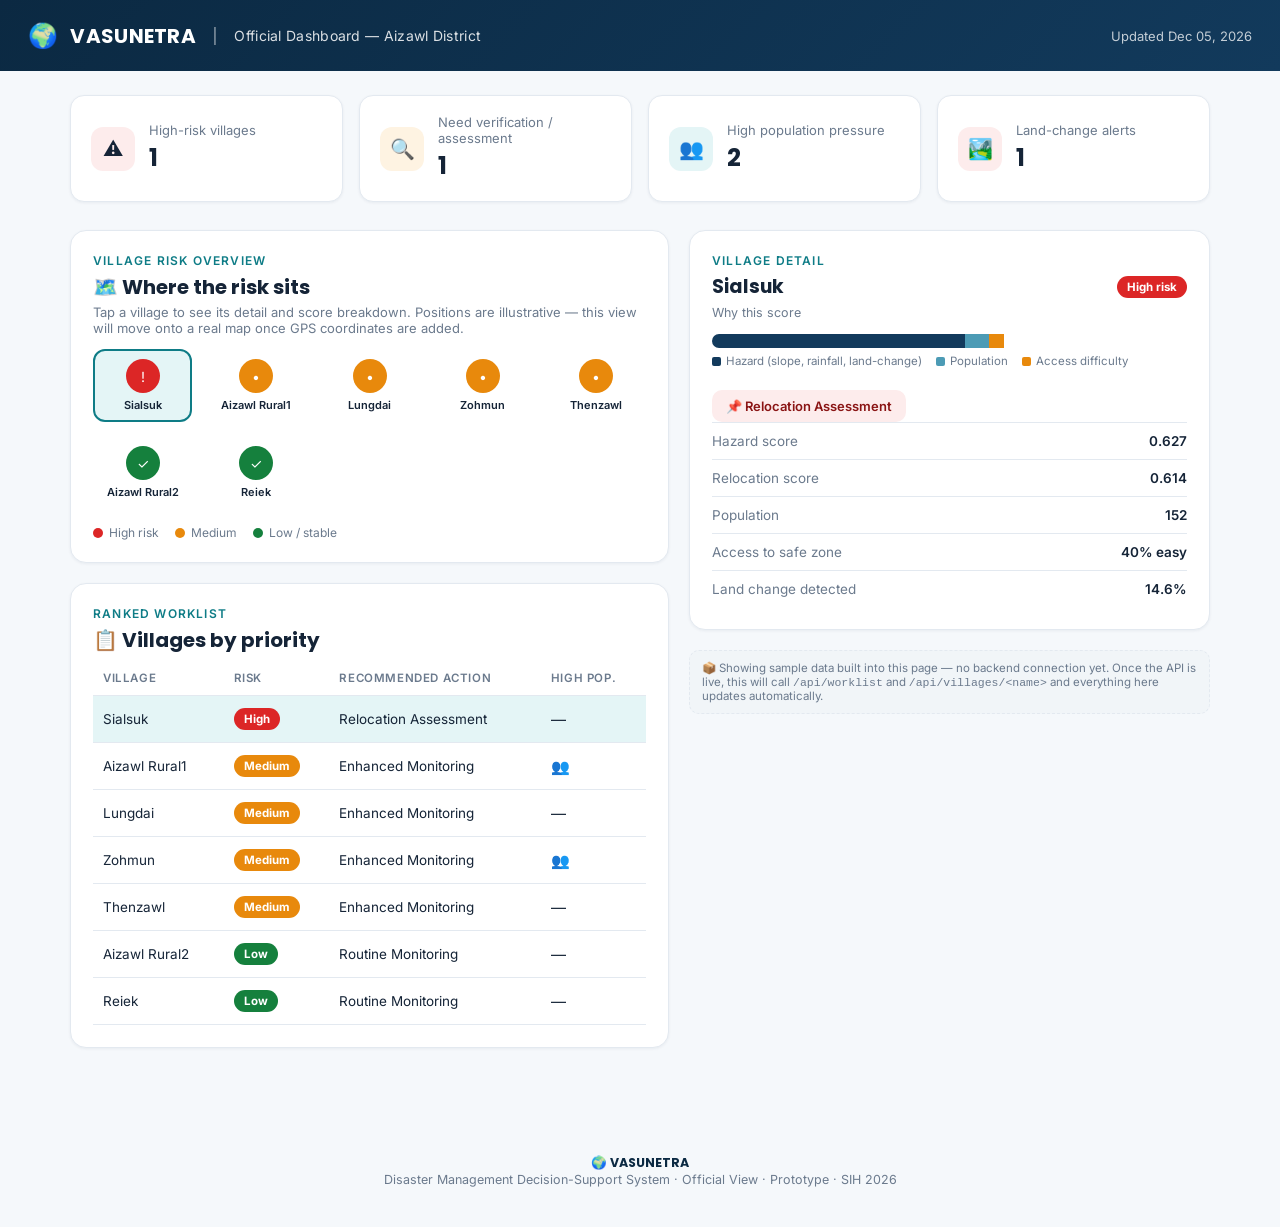
<file: index.html>
<!DOCTYPE html>
<html lang="en">
<head>
<meta charset="UTF-8">
<meta name="viewport" content="width=device-width, initial-scale=1.0">
<title>Vasunetra | Official Dashboard</title>
<link rel="preconnect" href="https://fonts.googleapis.com">
<link href="https://fonts.googleapis.com/css2?family=Poppins:wght@500;600;700;800&family=Inter:wght@400;500;600;700&display=swap" rel="stylesheet">
<link rel="stylesheet" href="style.css">
</head>
<body>

<header class="topbar">
  <div class="brand">
    <span class="globe">🌍</span>
    <span>VASUNETRA</span>
    <span class="divider">|</span>
    <span class="subtitle">Official Dashboard — Aizawl District</span>
  </div>
  <div class="updated" id="updatedText">Updated just now</div>
</header>

<main>

  <div class="stats-grid" id="statsGrid"></div>

  <div class="layout">
    <div>
      <div class="panel">
        <div class="kicker">Village Risk Overview</div>
        <h2 class="section-title" style="margin-bottom:2px;">🗺️ Where the risk sits</h2>
        <p style="color:var(--muted);font-size:13px;margin-top:0;">Tap a village to see its detail and score breakdown. Positions are illustrative — this view will move onto a real map once GPS coordinates are added.</p>
        <div class="village-grid" id="villageGrid"></div>
        <div class="legend">
          <span><i style="background:var(--red)"></i> High risk</span>
          <span><i style="background:var(--amber)"></i> Medium</span>
          <span><i style="background:var(--green)"></i> Low / stable</span>
        </div>
      </div>

      <div class="panel">
        <div class="kicker">Ranked Worklist</div>
        <h2 class="section-title">📋 Villages by priority</h2>
        <table>
          <thead>
            <tr>
              <th>Village</th>
              <th>Risk</th>
              <th>Recommended action</th>
              <th>High pop.</th>
            </tr>
          </thead>
          <tbody id="worklistBody"></tbody>
        </table>
      </div>
    </div>

    <div>
      <div class="panel" id="detailPanel"></div>
      <div class="mock-note">
        📦 Showing sample data built into this page — no backend connection yet. Once the API is live, this will call <code>/api/worklist</code> and <code>/api/villages/&lt;name&gt;</code> and everything here updates automatically.
      </div>
    </div>
  </div>

</main>

<footer>
  <div class="fbrand">🌍 VASUNETRA</div>
  Disaster Management Decision-Support System · Official View · Prototype · SIH 2026
</footer>

<script src="app.js"></script>
</body>
</html>
</file>
<file: style.css>
:root{
  --navy:#0B2942;
  --navy-soft:#123A5C;
  --bg:#F5F8FB;
  --card:#FFFFFF;
  --border:#E3E9F0;
  --text:#152437;
  --muted:#6B7A8D;
  --red:#DC2626;
  --red-soft:#FDECEC;
  --amber:#E8890C;
  --amber-soft:#FEF3E2;
  --green:#15803D;
  --green-soft:#E8F6ED;
  --teal:#0E7C86;
  --teal-soft:#E4F5F6;
}
*{box-sizing:border-box;}
body{
  margin:0;
  background:var(--bg);
  font-family:'Inter',sans-serif;
  color:var(--text);
}
h1,h2,h3,.brand{font-family:'Poppins',sans-serif;}

header.topbar{
  background:linear-gradient(135deg,var(--navy) 0%, var(--navy-soft) 100%);
  color:#fff;
  padding:18px 28px;
  display:flex;
  align-items:center;
  justify-content:space-between;
  flex-wrap:wrap;
  gap:10px;
}
.brand{
  display:flex;
  align-items:center;
  gap:12px;
  font-size:20px;
  font-weight:700;
  letter-spacing:0.3px;
}
.brand .globe{font-size:24px;}
.brand .divider{opacity:0.4;font-weight:400;margin:0 4px;}
.brand .subtitle{
  font-family:'Inter',sans-serif;
  font-weight:400;
  font-size:14px;
  opacity:0.85;
}
.updated{font-size:13px;opacity:0.75;}

main{max-width:1180px;margin:0 auto;padding:24px 20px 60px;}

.stats-grid{
  display:grid;
  grid-template-columns:repeat(auto-fit,minmax(220px,1fr));
  gap:16px;
  margin-bottom:28px;
}
.stat-card{
  background:var(--card);
  border:1px solid var(--border);
  border-radius:14px;
  padding:18px 20px;
  display:flex;
  align-items:center;
  gap:14px;
  box-shadow:0 1px 3px rgba(11,41,66,0.06);
}
.stat-icon{
  width:44px;height:44px;
  border-radius:12px;
  display:flex;align-items:center;justify-content:center;
  font-size:20px;
  flex-shrink:0;
}
.stat-icon.red{background:var(--red-soft);}
.stat-icon.amber{background:var(--amber-soft);}
.stat-icon.teal{background:var(--teal-soft);}
.stat-label{font-size:13px;color:var(--muted);margin-bottom:2px;}
.stat-value{font-size:24px;font-weight:700;font-family:'Poppins',sans-serif;}

.kicker{
  font-size:12px;
  font-weight:600;
  letter-spacing:1.2px;
  text-transform:uppercase;
  color:var(--teal);
  margin-bottom:4px;
}
.section-title{
  font-size:20px;
  font-weight:700;
  margin:0 0 16px;
}

.layout{
  display:grid;
  grid-template-columns:1.15fr 1fr;
  gap:20px;
  align-items:start;
}
@media(max-width:860px){ .layout{grid-template-columns:1fr;} }

.panel{
  background:var(--card);
  border:1px solid var(--border);
  border-radius:16px;
  padding:22px;
  margin-bottom:20px;
  box-shadow:0 1px 3px rgba(11,41,66,0.06);
}

.village-grid{
  display:grid;
  grid-template-columns:repeat(auto-fill,minmax(84px,1fr));
  gap:14px;
  margin-top:6px;
}
.village-node{
  display:flex;flex-direction:column;align-items:center;gap:6px;
  cursor:pointer;
  border:2px solid transparent;
  border-radius:12px;
  padding:8px 4px;
  transition:border-color .15s ease, background .15s ease;
}
.village-node:hover{background:#F7FAFC;}
.village-node.active{border-color:var(--teal);background:var(--teal-soft);}
.dot{
  width:34px;height:34px;border-radius:50%;
  display:flex;align-items:center;justify-content:center;
  color:#fff;font-size:14px;
}
.dot.High{background:var(--red);}
.dot.Medium{background:var(--amber);}
.dot.Low{background:var(--green);}
.village-node .vname{font-size:11px;text-align:center;color:var(--text);font-weight:600;line-height:1.2;}
.legend{display:flex;gap:16px;margin-top:16px;font-size:12px;color:var(--muted);flex-wrap:wrap;}
.legend span{display:inline-flex;align-items:center;gap:6px;}
.legend i{width:10px;height:10px;border-radius:50%;display:inline-block;}

table{width:100%;border-collapse:collapse;font-size:13.5px;}
th{
  text-align:left;color:var(--muted);font-weight:600;
  font-size:11.5px;text-transform:uppercase;letter-spacing:.6px;
  padding:0 10px 10px;border-bottom:1px solid var(--border);
}
td{padding:12px 10px;border-bottom:1px solid var(--border);}
tr.row{cursor:pointer;transition:background .15s ease;}
tr.row:hover{background:#F7FAFC;}
tr.row.active{background:var(--teal-soft);}
.badge{
  display:inline-block;padding:4px 10px;border-radius:20px;
  font-size:11.5px;font-weight:700;color:#fff;
}
.badge.High{background:var(--red);}
.badge.Medium{background:var(--amber);}
.badge.Low{background:var(--green);}
.pop-flag{font-size:15px;}

.detail-header{display:flex;align-items:center;justify-content:space-between;margin-bottom:4px;}
.detail-village{font-size:19px;font-weight:700;font-family:'Poppins',sans-serif;}
.why-bar{display:flex;height:14px;border-radius:8px;overflow:hidden;margin:14px 0 6px;}
.why-seg.hazard{background:var(--navy-soft);}
.why-seg.pop{background:#4C9BB5;}
.why-seg.access{background:var(--amber);}
.why-legend{display:flex;gap:14px;font-size:11.5px;color:var(--muted);flex-wrap:wrap;margin-bottom:16px;}
.why-legend span{display:inline-flex;align-items:center;gap:5px;}
.why-legend i{width:9px;height:9px;border-radius:2px;display:inline-block;}

.detail-row{
  display:flex;justify-content:space-between;
  padding:10px 0;border-top:1px solid var(--border);
  font-size:13.5px;
}
.detail-row .k{color:var(--muted);}
.detail-row .v{font-weight:600;}

.action-chip{
  display:inline-flex;align-items:center;gap:6px;
  background:var(--amber-soft);color:#8A4B0A;
  padding:8px 14px;border-radius:10px;font-weight:600;font-size:13px;
  margin-top:6px;
}
.action-chip.High{background:var(--red-soft);color:#8A1414;}
.action-chip.Medium{background:var(--amber-soft);color:#8A4B0A;}
.action-chip.Low{background:var(--green-soft);color:#155B33;}

.mock-note{
  font-size:11.5px;color:var(--muted);
  background:#F1F5F8;border:1px dashed var(--border);
  border-radius:10px;padding:10px 12px;margin-top:18px;
}

footer{
  text-align:center;padding:26px 20px 40px;color:var(--muted);font-size:12.5px;
}
footer .fbrand{font-weight:700;color:var(--navy);font-family:'Poppins',sans-serif;}
</file>
<file: official dashboard/style.css>
:root{
  --navy:#0B2942;
  --navy-soft:#123A5C;
  --bg:#F5F8FB;
  --card:#FFFFFF;
  --border:#E3E9F0;
  --text:#152437;
  --muted:#6B7A8D;
  --red:#DC2626;
  --red-soft:#FDECEC;
  --amber:#E8890C;
  --amber-soft:#FEF3E2;
  --green:#15803D;
  --green-soft:#E8F6ED;
  --teal:#0E7C86;
  --teal-soft:#E4F5F6;
}
*{box-sizing:border-box;}
body{
  margin:0;
  background:var(--bg);
  font-family:'Inter',sans-serif;
  color:var(--text);
}
h1,h2,h3,.brand{font-family:'Poppins',sans-serif;}

header.topbar{
  background:linear-gradient(135deg,var(--navy) 0%, var(--navy-soft) 100%);
  color:#fff;
  padding:18px 28px;
  display:flex;
  align-items:center;
  justify-content:space-between;
  flex-wrap:wrap;
  gap:10px;
}
.brand{
  display:flex;
  align-items:center;
  gap:12px;
  font-size:20px;
  font-weight:700;
  letter-spacing:0.3px;
}
.brand .globe{font-size:24px;}
.brand .divider{opacity:0.4;font-weight:400;margin:0 4px;}
.brand .subtitle{
  font-family:'Inter',sans-serif;
  font-weight:400;
  font-size:14px;
  opacity:0.85;
}
.updated{font-size:13px;opacity:0.75;}

main{max-width:1180px;margin:0 auto;padding:24px 20px 60px;}

.stats-grid{
  display:grid;
  grid-template-columns:repeat(auto-fit,minmax(220px,1fr));
  gap:16px;
  margin-bottom:28px;
}
.stat-card{
  background:var(--card);
  border:1px solid var(--border);
  border-radius:14px;
  padding:18px 20px;
  display:flex;
  align-items:center;
  gap:14px;
  box-shadow:0 1px 3px rgba(11,41,66,0.06);
}
.stat-icon{
  width:44px;height:44px;
  border-radius:12px;
  display:flex;align-items:center;justify-content:center;
  font-size:20px;
  flex-shrink:0;
}
.stat-icon.red{background:var(--red-soft);}
.stat-icon.amber{background:var(--amber-soft);}
.stat-icon.teal{background:var(--teal-soft);}
.stat-label{font-size:13px;color:var(--muted);margin-bottom:2px;}
.stat-value{font-size:24px;font-weight:700;font-family:'Poppins',sans-serif;}

.kicker{
  font-size:12px;
  font-weight:600;
  letter-spacing:1.2px;
  text-transform:uppercase;
  color:var(--teal);
  margin-bottom:4px;
}
.section-title{
  font-size:20px;
  font-weight:700;
  margin:0 0 16px;
}

.layout{
  display:grid;
  grid-template-columns:1.15fr 1fr;
  gap:20px;
  align-items:start;
}
@media(max-width:860px){ .layout{grid-template-columns:1fr;} }

.panel{
  background:var(--card);
  border:1px solid var(--border);
  border-radius:16px;
  padding:22px;
  margin-bottom:20px;
  box-shadow:0 1px 3px rgba(11,41,66,0.06);
}

.village-grid{
  display:grid;
  grid-template-columns:repeat(auto-fill,minmax(84px,1fr));
  gap:14px;
  margin-top:6px;
}
.village-node{
  display:flex;flex-direction:column;align-items:center;gap:6px;
  cursor:pointer;
  border:2px solid transparent;
  border-radius:12px;
  padding:8px 4px;
  transition:border-color .15s ease, background .15s ease;
}
.village-node:hover{background:#F7FAFC;}
.village-node.active{border-color:var(--teal);background:var(--teal-soft);}
.dot{
  width:34px;height:34px;border-radius:50%;
  display:flex;align-items:center;justify-content:center;
  color:#fff;font-size:14px;
}
.dot.High{background:var(--red);}
.dot.Medium{background:var(--amber);}
.dot.Low{background:var(--green);}
.village-node .vname{font-size:11px;text-align:center;color:var(--text);font-weight:600;line-height:1.2;}
.legend{display:flex;gap:16px;margin-top:16px;font-size:12px;color:var(--muted);flex-wrap:wrap;}
.legend span{display:inline-flex;align-items:center;gap:6px;}
.legend i{width:10px;height:10px;border-radius:50%;display:inline-block;}

table{width:100%;border-collapse:collapse;font-size:13.5px;}
th{
  text-align:left;color:var(--muted);font-weight:600;
  font-size:11.5px;text-transform:uppercase;letter-spacing:.6px;
  padding:0 10px 10px;border-bottom:1px solid var(--border);
}
td{padding:12px 10px;border-bottom:1px solid var(--border);}
tr.row{cursor:pointer;transition:background .15s ease;}
tr.row:hover{background:#F7FAFC;}
tr.row.active{background:var(--teal-soft);}
.badge{
  display:inline-block;padding:4px 10px;border-radius:20px;
  font-size:11.5px;font-weight:700;color:#fff;
}
.badge.High{background:var(--red);}
.badge.Medium{background:var(--amber);}
.badge.Low{background:var(--green);}
.pop-flag{font-size:15px;}

.detail-header{display:flex;align-items:center;justify-content:space-between;margin-bottom:4px;}
.detail-village{font-size:19px;font-weight:700;font-family:'Poppins',sans-serif;}
.why-bar{display:flex;height:14px;border-radius:8px;overflow:hidden;margin:14px 0 6px;}
.why-seg.hazard{background:var(--navy-soft);}
.why-seg.pop{background:#4C9BB5;}
.why-seg.access{background:var(--amber);}
.why-legend{display:flex;gap:14px;font-size:11.5px;color:var(--muted);flex-wrap:wrap;margin-bottom:16px;}
.why-legend span{display:inline-flex;align-items:center;gap:5px;}
.why-legend i{width:9px;height:9px;border-radius:2px;display:inline-block;}

.detail-row{
  display:flex;justify-content:space-between;
  padding:10px 0;border-top:1px solid var(--border);
  font-size:13.5px;
}
.detail-row .k{color:var(--muted);}
.detail-row .v{font-weight:600;}

.action-chip{
  display:inline-flex;align-items:center;gap:6px;
  background:var(--amber-soft);color:#8A4B0A;
  padding:8px 14px;border-radius:10px;font-weight:600;font-size:13px;
  margin-top:6px;
}
.action-chip.High{background:var(--red-soft);color:#8A1414;}
.action-chip.Medium{background:var(--amber-soft);color:#8A4B0A;}
.action-chip.Low{background:var(--green-soft);color:#155B33;}

.mock-note{
  font-size:11.5px;color:var(--muted);
  background:#F1F5F8;border:1px dashed var(--border);
  border-radius:10px;padding:10px 12px;margin-top:18px;
}

footer{
  text-align:center;padding:26px 20px 40px;color:var(--muted);font-size:12.5px;
}
footer .fbrand{font-weight:700;color:var(--navy);font-family:'Poppins',sans-serif;}
</file>
